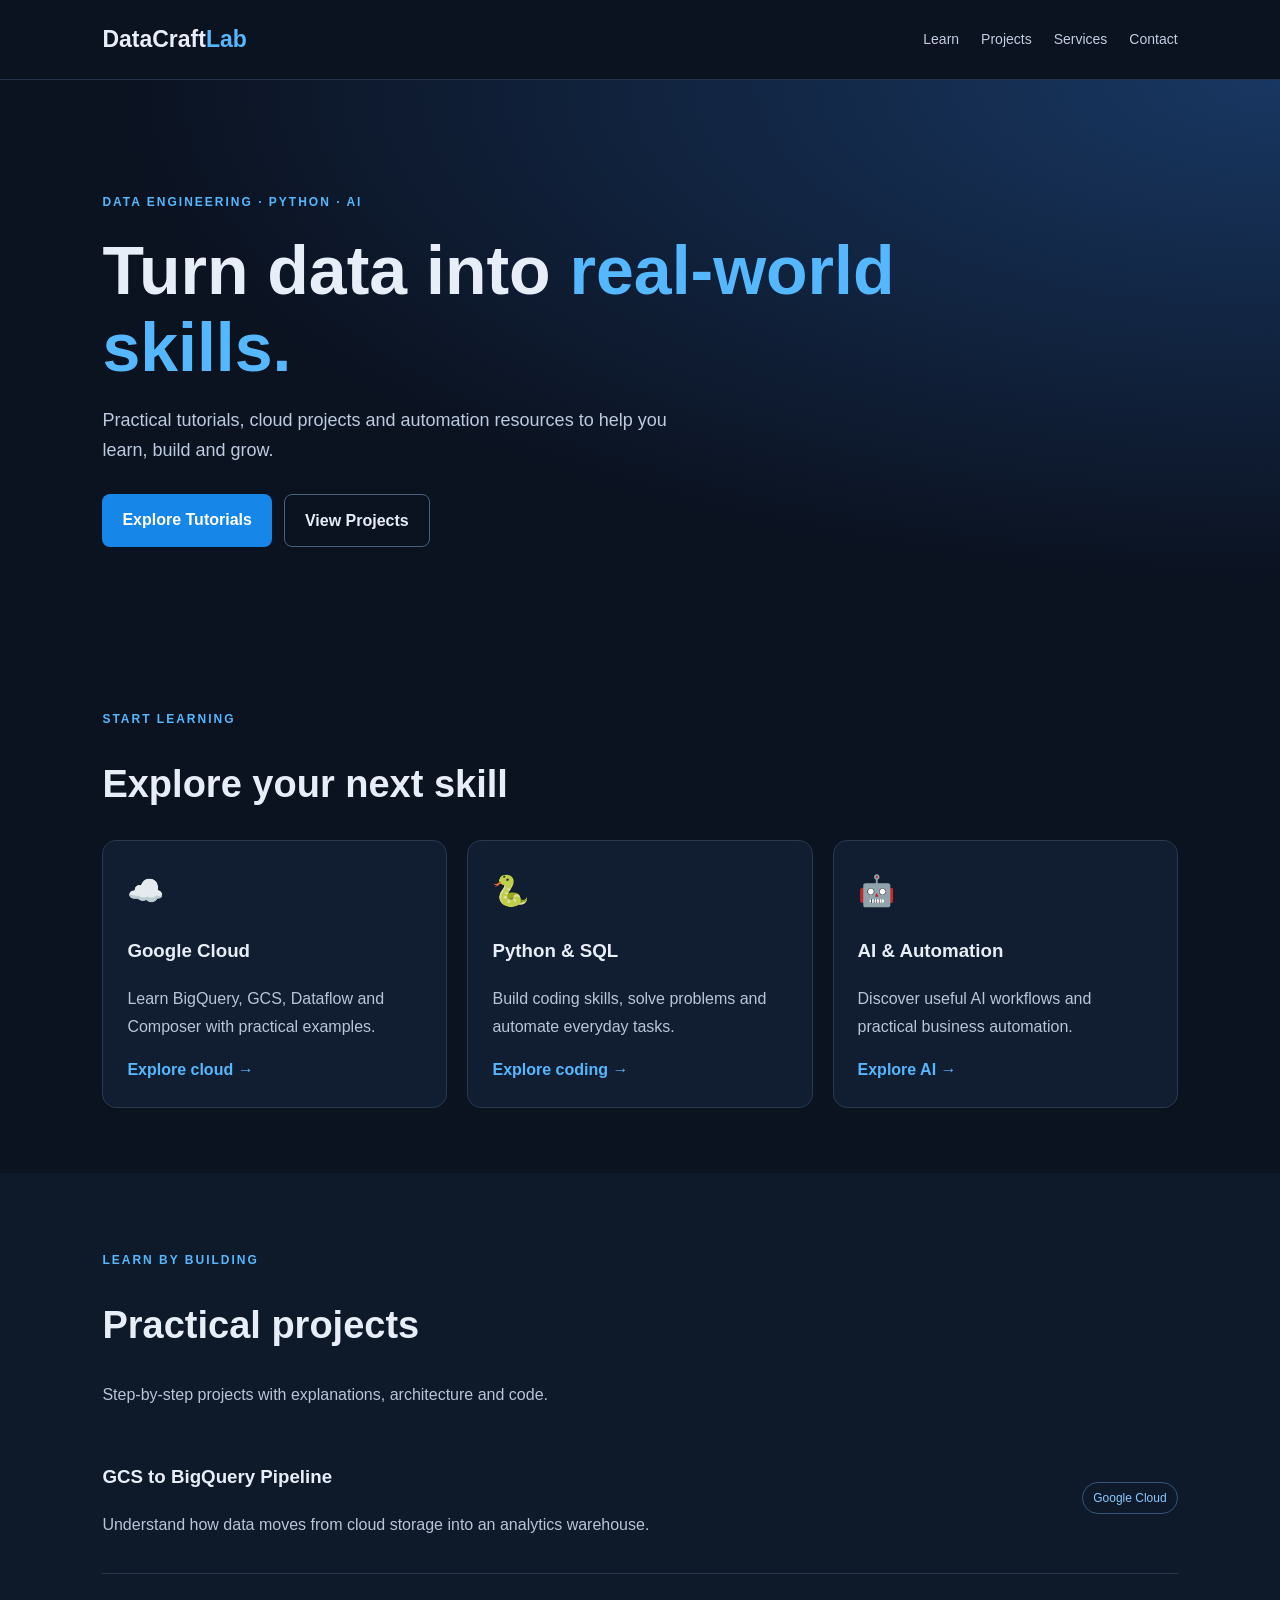
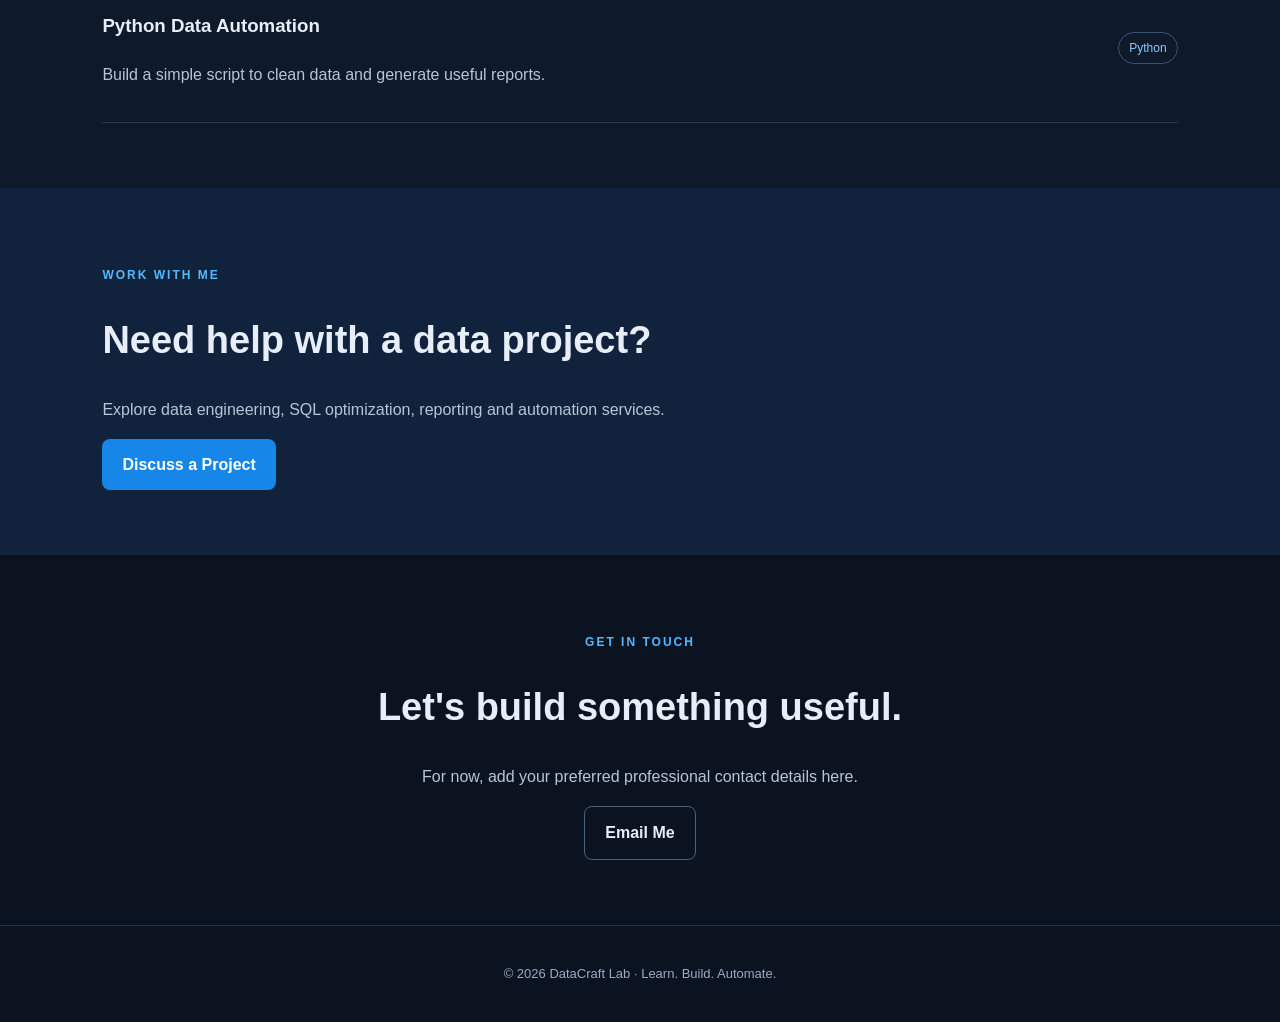
<file: index.html>
<!DOCTYPE html>
<html lang="en">
<head>
  <meta charset="UTF-8">
  <meta name="viewport" content="width=device-width, initial-scale=1.0">
  <meta name="description" content="Learn GCP, BigQuery, Python and AI through practical tutorials and real-world projects.">
  <title>DataCraft Lab | Learn. Build. Automate.</title>
  <link rel="stylesheet" href="style.css">
</head>
<body>
  <header class="navbar">
    <a class="logo" href="#">DataCraft<span>Lab</span></a>
    <nav>
      <a href="tutorials.html">Learn</a>
      <a href="#projects">Projects</a>
      <a href="#services">Services</a>
      <a href="#contact">Contact</a>
    </nav>
  </header>

  <main>
    <section class="hero">
      <p class="eyebrow">DATA ENGINEERING · PYTHON · AI</p>
      <h1>Turn data into <span>real-world skills.</span></h1>
      <p class="intro">
        Practical tutorials, cloud projects and automation
        resources to help you learn, build and grow.
      </p>
      <div class="actions">
        <a class="button primary" href="#learn">Explore Tutorials</a>
        <a class="button secondary" href="#projects">View Projects</a>
      </div>
    </section>

    <section class="section" id="learn">
      <p class="eyebrow">START LEARNING</p>
      <h2>Explore your next skill</h2>
      <div class="grid">
        <article class="card">
          <div class="symbol">☁️</div>
          <h3>Google Cloud</h3>
          <p>Learn BigQuery, GCS, Dataflow and Composer with practical examples.</p>
          <a href="#contact">Explore cloud →</a>
        </article>
        <article class="card">
          <div class="symbol">🐍</div>
          <h3>Python & SQL</h3>
          <p>Build coding skills, solve problems and automate everyday tasks.</p>
          <a href="#contact">Explore coding →</a>
        </article>
        <article class="card">
          <div class="symbol">🤖</div>
          <h3>AI & Automation</h3>
          <p>Discover useful AI workflows and practical business automation.</p>
          <a href="#contact">Explore AI →</a>
        </article>
      </div>
    </section>

    <section class="section projects" id="projects">
      <p class="eyebrow">LEARN BY BUILDING</p>
      <h2>Practical projects</h2>
      <p>Step-by-step projects with explanations, architecture and code.</p>
      <div class="project">
        <div>
          <h3>GCS to BigQuery Pipeline</h3>
          <p>Understand how data moves from cloud storage into an analytics warehouse.</p>
        </div>
        <span class="tag">Google Cloud</span>
      </div>
      <div class="project">
        <div>
          <h3>Python Data Automation</h3>
          <p>Build a simple script to clean data and generate useful reports.</p>
        </div>
        <span class="tag">Python</span>
      </div>
    </section>

    <section class="section services" id="services">
      <p class="eyebrow">WORK WITH ME</p>
      <h2>Need help with a data project?</h2>
      <p>Explore data engineering, SQL optimization, reporting and automation services.</p>
      <a class="button primary" href="#contact">Discuss a Project</a>
    </section>

    <section class="section contact" id="contact">
      <p class="eyebrow">GET IN TOUCH</p>
      <h2>Let's build something useful.</h2>
      <p>For now, add your preferred professional contact details here.</p>
      <a class="button secondary" href="mailto:YOUR_EMAIL@example.com">
        Email Me
      </a>
    </section>
  </main>

  <footer>
    <p>© 2026 DataCraft Lab · Learn. Build. Automate.</p>
  </footer>

  <script src="script.js"></script>
</body>
</html>
</file>
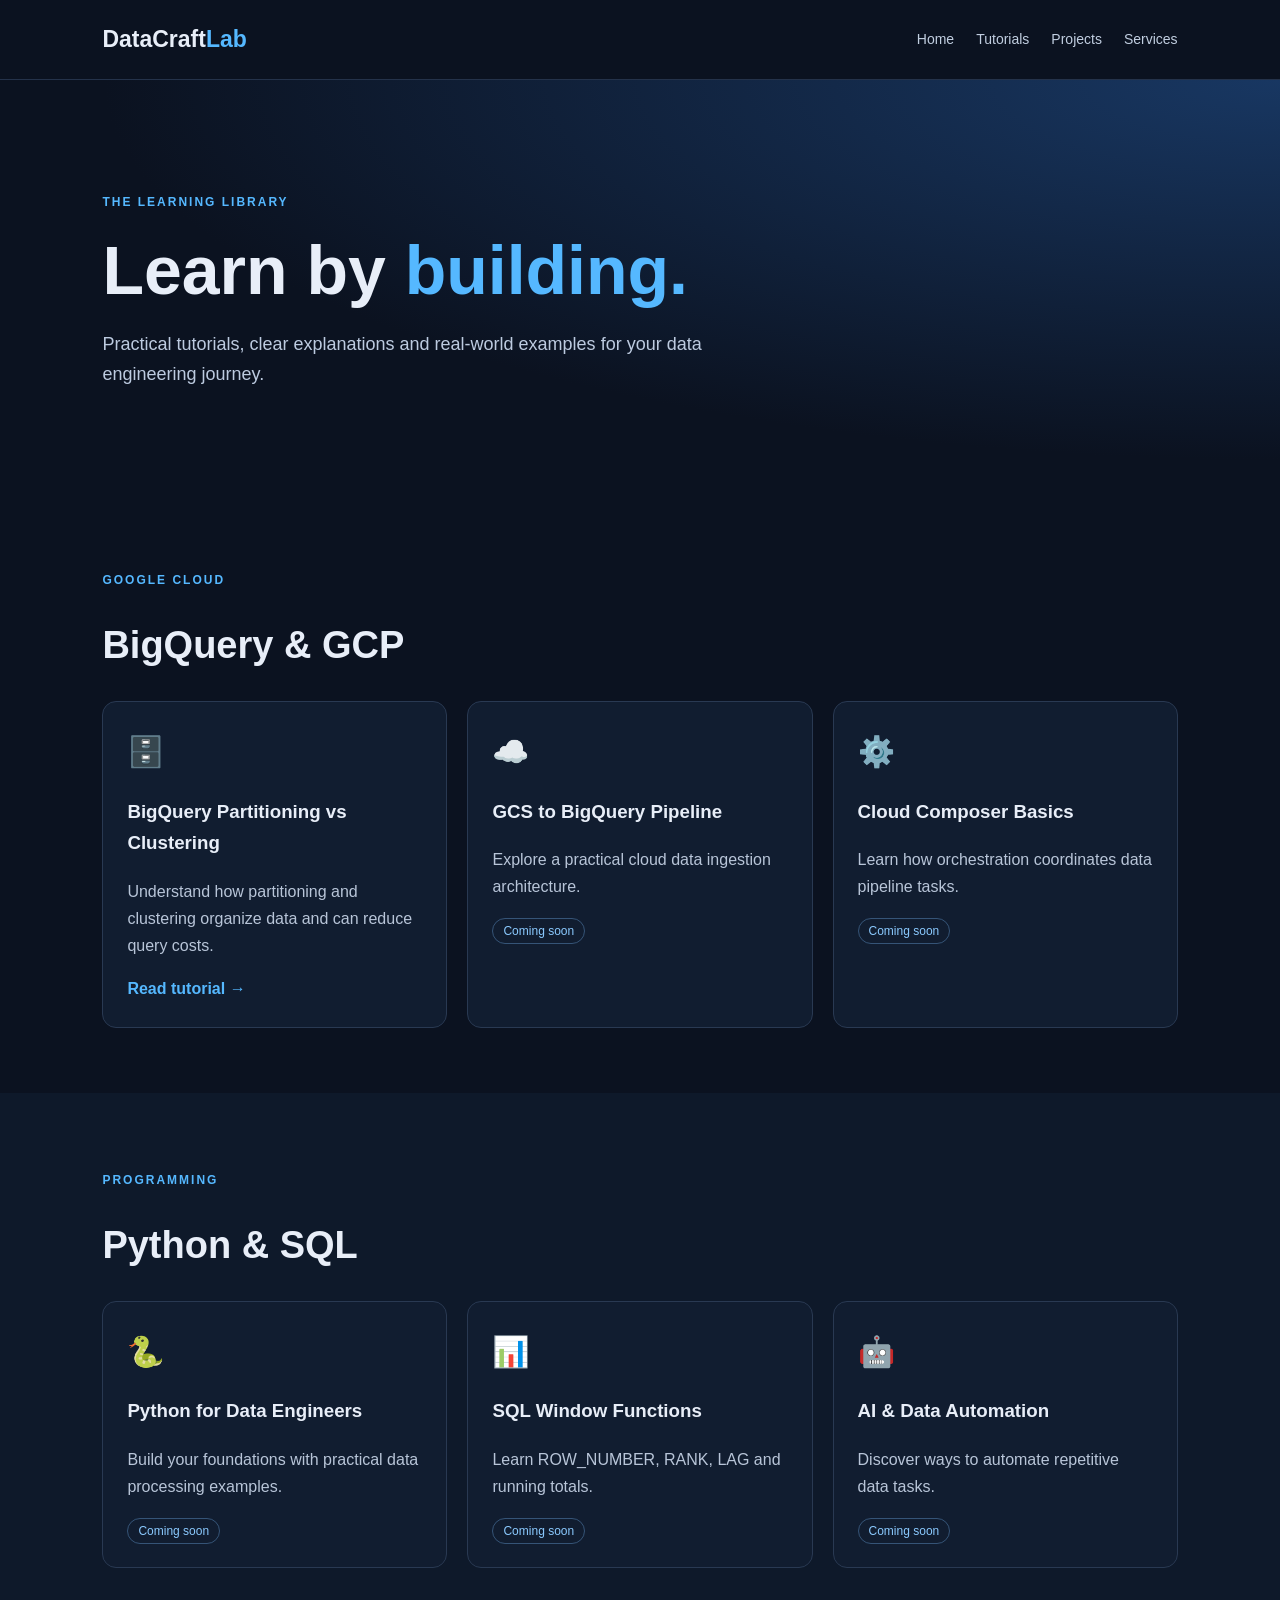
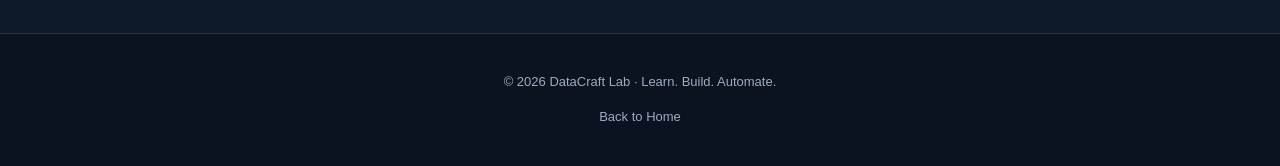
<file: tutorials.html>
<!DOCTYPE html>
<html lang="en">
<head>
  <meta charset="UTF-8">
  <meta name="viewport" content="width=device-width, initial-scale=1.0">
  <meta name="description" content="Practical GCP, BigQuery, SQL and Python tutorials for data engineers.">
  <title>Data Engineering Tutorials | DataCraft Lab</title>
  <link rel="stylesheet" href="style.css">
</head>
<body>
  <header class="navbar">
    <a class="logo" href="index.html">DataCraft<span>Lab</span></a>
    <nav>
      <a href="index.html">Home</a>
      <a href="tutorials.html">Tutorials</a>
      <a href="index.html#projects">Projects</a>
      <a href="index.html#services">Services</a>
    </nav>
  </header>

  <main>
    <section class="hero">
      <p class="eyebrow">THE LEARNING LIBRARY</p>
      <h1>Learn by <span>building.</span></h1>
      <p class="intro">
        Practical tutorials, clear explanations and real-world
        examples for your data engineering journey.
      </p>
    </section>

    <section class="section">
      <p class="eyebrow">GOOGLE CLOUD</p>
      <h2>BigQuery & GCP</h2>

      <div class="grid">
        <article class="card">
          <div class="symbol">🗄️</div>
          <h3>BigQuery Partitioning vs Clustering</h3>
          <p>Understand how partitioning and clustering organize data and can reduce query costs.</p>
          <a href="bigquery-partitioning.html">Read tutorial →</a>
        </article>

        <article class="card">
          <div class="symbol">☁️</div>
          <h3>GCS to BigQuery Pipeline</h3>
          <p>Explore a practical cloud data ingestion architecture.</p>
          <span class="tag">Coming soon</span>
        </article>

        <article class="card">
          <div class="symbol">⚙️</div>
          <h3>Cloud Composer Basics</h3>
          <p>Learn how orchestration coordinates data pipeline tasks.</p>
          <span class="tag">Coming soon</span>
        </article>
      </div>
    </section>

    <section class="section projects">
      <p class="eyebrow">PROGRAMMING</p>
      <h2>Python & SQL</h2>

      <div class="grid">
        <article class="card">
          <div class="symbol">🐍</div>
          <h3>Python for Data Engineers</h3>
          <p>Build your foundations with practical data processing examples.</p>
          <span class="tag">Coming soon</span>
        </article>

        <article class="card">
          <div class="symbol">📊</div>
          <h3>SQL Window Functions</h3>
          <p>Learn ROW_NUMBER, RANK, LAG and running totals.</p>
          <span class="tag">Coming soon</span>
        </article>

        <article class="card">
          <div class="symbol">🤖</div>
          <h3>AI & Data Automation</h3>
          <p>Discover ways to automate repetitive data tasks.</p>
          <span class="tag">Coming soon</span>
        </article>
      </div>
    </section>
  </main>

  <footer>
    <p>© 2026 DataCraft Lab · Learn. Build. Automate.</p>
    <p><a href="index.html">Back to Home</a></p>
  </footer>
</body>
</html>
</file>
<file: style.css>
* {
  box-sizing: border-box;
}

html {
  scroll-behavior: smooth;
}

body {
  margin: 0;
  font-family: Arial, Helvetica, sans-serif;
  background: #0b1220;
  color: #e8eef8;
  line-height: 1.7;
}

a {
  color: inherit;
  text-decoration: none;
}

.navbar {
  display: flex;
  align-items: center;
  justify-content: space-between;
  gap: 20px;
  padding: 20px 8%;
  border-bottom: 1px solid #24324a;
}

.logo {
  font-size: 23px;
  font-weight: 800;
}

.logo span,
.hero h1 span {
  color: #55b8ff;
}

nav {
  display: flex;
  flex-wrap: wrap;
  gap: 22px;
}

nav a {
  color: #c1cee0;
  font-size: 14px;
}

nav a:hover,
.card a:hover {
  color: #55b8ff;
}

.hero {
  padding: 100px 8% 85px;
  background: radial-gradient(ellipse at top right, #183762, #0b1220 65%);
}

.eyebrow {
  color: #55b8ff;
  font-size: 12px;
  font-weight: 700;
  letter-spacing: 2px;
}

h1 {
  max-width: 800px;
  font-size: clamp(38px, 6vw, 68px);
  line-height: 1.12;
  margin: 20px 0;
}

h2 {
  font-size: clamp(27px, 4vw, 38px);
  line-height: 1.25;
}

.intro {
  max-width: 600px;
  color: #bdcbe0;
  font-size: 18px;
}

.actions {
  display: flex;
  flex-wrap: wrap;
  gap: 12px;
  margin-top: 28px;
}

.button {
  display: inline-block;
  padding: 12px 20px;
  border-radius: 8px;
  font-weight: 700;
}

.primary {
  background: #1686e8;
  color: white;
}

.secondary {
  border: 1px solid #48617f;
  color: #e8eef8;
}

.section {
  padding: 65px 8%;
  scroll-margin-top: 20px;
}

.grid {
  display: grid;
  grid-template-columns: repeat(3, minmax(0, 1fr));
  gap: 20px;
  margin-top: 30px;
}

.card {
  padding: 24px;
  border: 1px solid #293952;
  border-radius: 14px;
  background: #111d30;
}

.card p,
.section > p:not(.eyebrow),
.project p {
  color: #b8c5d8;
}

.symbol {
  font-size: 30px;
}

.card a {
  color: #55b8ff;
  font-weight: 700;
}

.projects {
  background: #0e192a;
}

.project {
  display: flex;
  align-items: center;
  justify-content: space-between;
  gap: 20px;
  padding: 18px 0;
  border-bottom: 1px solid #293952;
}

.tag {
  padding: 5px 10px;
  border: 1px solid #355477;
  border-radius: 20px;
  color: #8bcaff;
  font-size: 12px;
  white-space: nowrap;
}

.services {
  background: #11233c;
}

.contact {
  text-align: center;
}

footer {
  padding: 24px;
  text-align: center;
  color: #9cacc3;
  border-top: 1px solid #24324a;
  font-size: 13px;
}

@media (max-width: 700px) {
  .navbar {
    align-items: flex-start;
    flex-direction: column;
  }

  nav {
    gap: 14px;
  }

  .hero {
    padding-top: 65px;
  }

  .grid {
    grid-template-columns: 1fr;
  }

  .project {
    align-items: flex-start;
    flex-direction: column;
    gap: 8px;
  }
}
</file>
